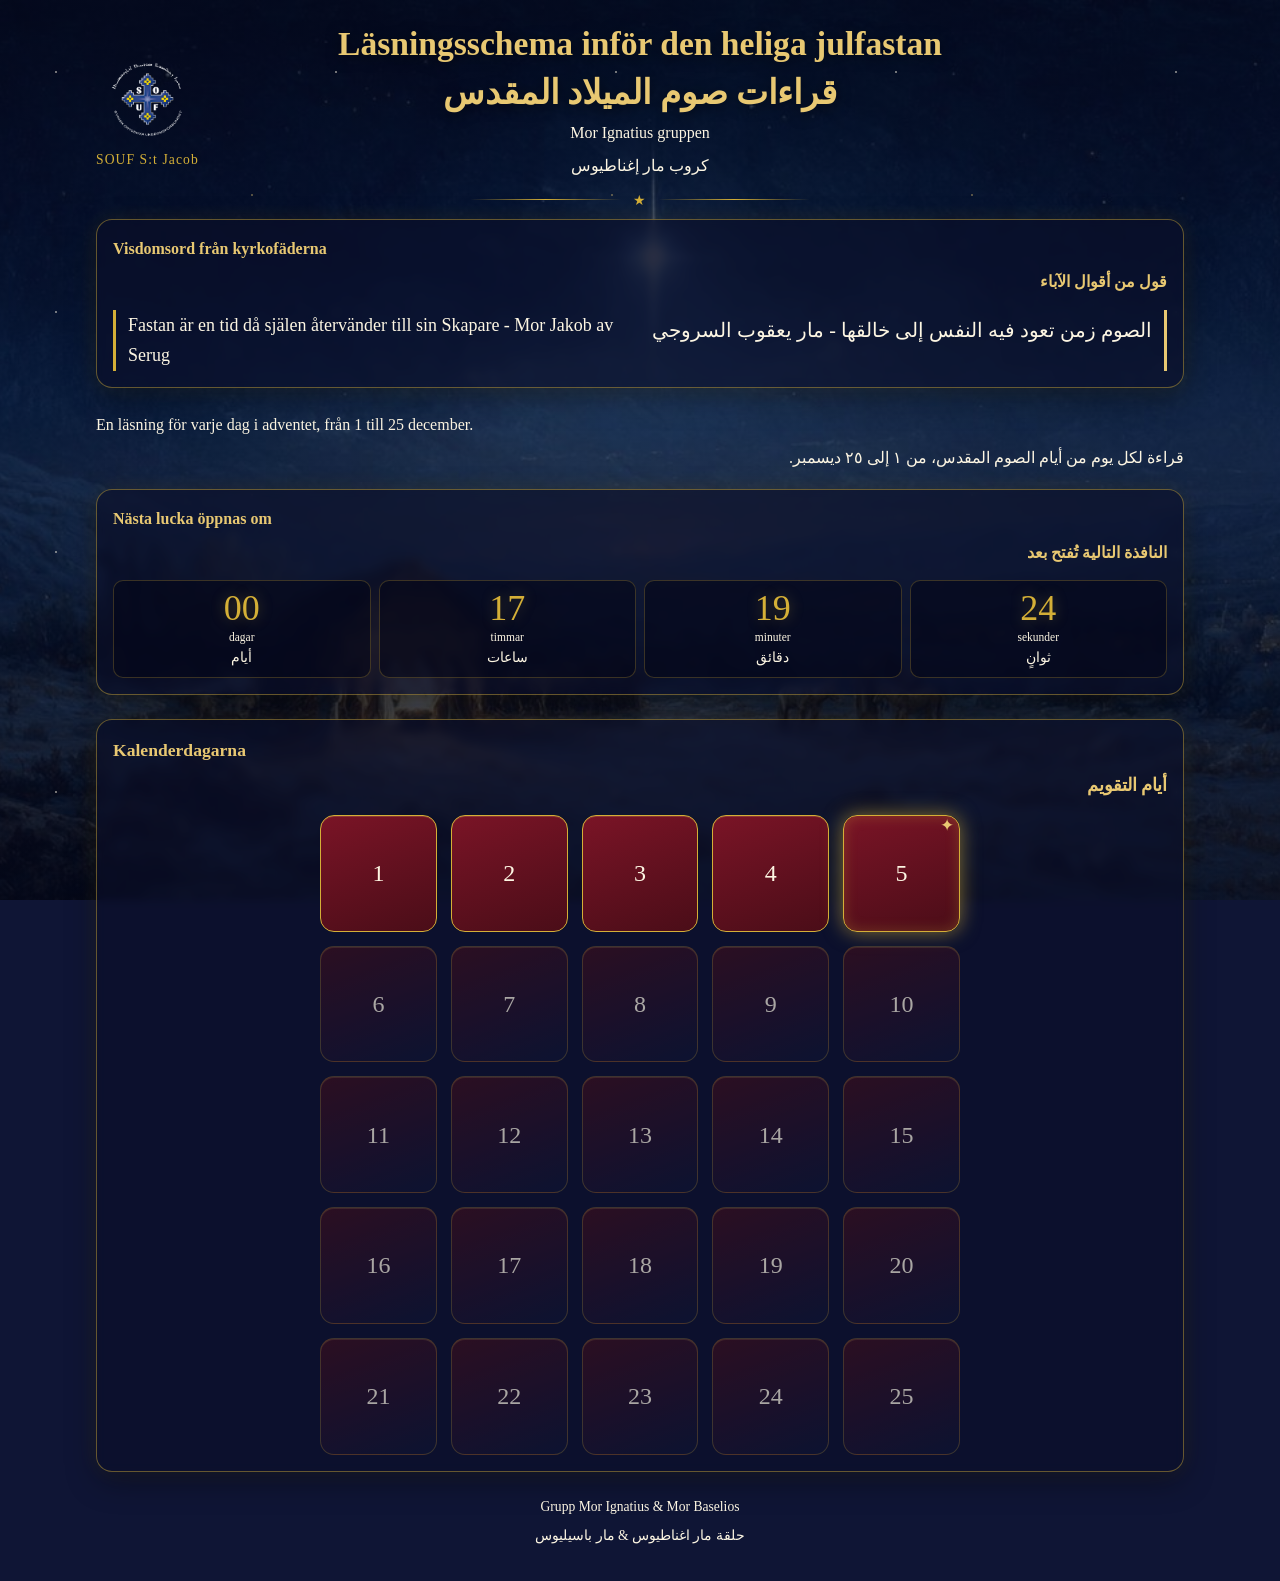
<file: index.html>
<!doctype html>
<html lang="sv" dir="ltr">
<head>
  <meta charset="utf-8">
  <meta name="viewport" content="width=device-width, initial-scale=1">
  <meta name="color-scheme" content="dark">
  <meta name="description" content="Nativity Fast readings for Mor Ignatius Sunday school.">
  <title>Bibelläsning för Mor Ignatius gruppen</title>
  <link rel="icon" type="image/png" href="assets/logo.png">
  <link rel="stylesheet" href="css/style.css">
  <script src="js/progress.js" defer></script>
  <script src="js/app.js" defer></script>
</head>
<body class="page-home">
  <a class="skip-link" href="#main" lang="sv" data-i18n="skipToContent">Hoppa till innehållet</a>
  <div class="sky" aria-hidden="true"></div>

  <header class="site-header">
    <div class="site-header__brand">
      <img class="site-header__logo" src="assets/logo.png" alt="" width="72" height="72">
      <p class="site-header__org">SOUF S:t Jacob</p>
    </div>
    <div class="site-header__text">
      <h1 class="site-header__title">
        <span lang="sv" dir="ltr">Läsningsschema inför den heliga julfastan</span>
        <span lang="ar" dir="rtl">قراءات صوم الميلاد المقدس</span>
      </h1>
      <p class="site-header__subtitle bilingual">
        <span lang="sv" data-i18n="subtitle"></span>
        <span lang="ar" dir="rtl" data-i18n="subtitle"></span>
      </p>
      <p class="header-divider" aria-hidden="true"><span>★</span></p>
    </div>
  </header>

  <main id="main">
    <p id="preview-notice" class="preview-notice" hidden>
      <span lang="sv" data-preview-sv></span>
      <span lang="ar" dir="rtl" data-preview-ar></span>
    </p>

    <section id="saying-card" class="saying-card" aria-labelledby="saying-heading" hidden>
      <h2 id="saying-heading" class="saying-card__heading bilingual">
        <span lang="sv" data-i18n="sayingTitle"></span>
        <span lang="ar" dir="rtl" data-i18n="sayingTitle"></span>
      </h2>
      <div class="saying-card__body">
        <blockquote class="saying saying--sv" lang="sv" dir="ltr">
          <p id="saying-sv-text" class="saying__text"></p>
        </blockquote>
        <blockquote class="saying saying--ar" lang="ar" dir="rtl">
          <p id="saying-ar-text" class="saying__text"></p>
        </blockquote>
      </div>
    </section>

    <div class="intro">
      <p class="bilingual">
        <span lang="sv" data-i18n="intro"></span>
        <span lang="ar" dir="rtl" data-i18n="intro"></span>
      </p>
    </div>

    <section class="countdown" aria-labelledby="countdown-heading">
      <h2 id="countdown-heading" class="countdown__heading bilingual">
        <span lang="sv" data-i18n="countdownTitle"></span>
        <span lang="ar" dir="rtl" data-i18n="countdownTitle"></span>
      </h2>
      <div id="countdown" class="countdown__timer" role="timer" aria-live="off">
        <div class="unit">
          <span id="cd-days" class="unit__value">--</span>
          <span class="unit__label" lang="sv" data-i18n="days"></span>
          <span class="unit__label" lang="ar" dir="rtl" data-i18n="days"></span>
        </div>
        <div class="unit">
          <span id="cd-hours" class="unit__value">--</span>
          <span class="unit__label" lang="sv" data-i18n="hours"></span>
          <span class="unit__label" lang="ar" dir="rtl" data-i18n="hours"></span>
        </div>
        <div class="unit">
          <span id="cd-minutes" class="unit__value">--</span>
          <span class="unit__label" lang="sv" data-i18n="minutes"></span>
          <span class="unit__label" lang="ar" dir="rtl" data-i18n="minutes"></span>
        </div>
        <div class="unit">
          <span id="cd-seconds" class="unit__value">--</span>
          <span class="unit__label" lang="sv" data-i18n="seconds"></span>
          <span class="unit__label" lang="ar" dir="rtl" data-i18n="seconds"></span>
        </div>
      </div>
      <p id="countdown-message" class="countdown__message bilingual" aria-live="polite" hidden>
        <span lang="sv" data-countdown-sv></span>
        <span lang="ar" dir="rtl" data-countdown-ar></span>
      </p>
    </section>

    <section class="calendar card" aria-labelledby="calendar-heading">
      <h2 id="calendar-heading" class="section-title bilingual">
        <span lang="sv" data-i18n="calendarTitle"></span>
        <span lang="ar" dir="rtl" data-i18n="calendarTitle"></span>
      </h2>
      <div id="calendar-grid" class="grid"></div>
    </section>
  </main>

  <footer class="site-footer">
    <p class="bilingual">
      <span lang="sv" data-i18n="footer"></span>
      <span lang="ar" dir="rtl" data-i18n="footer"></span>
    </p>
  </footer>
</body>
</html>
</file>
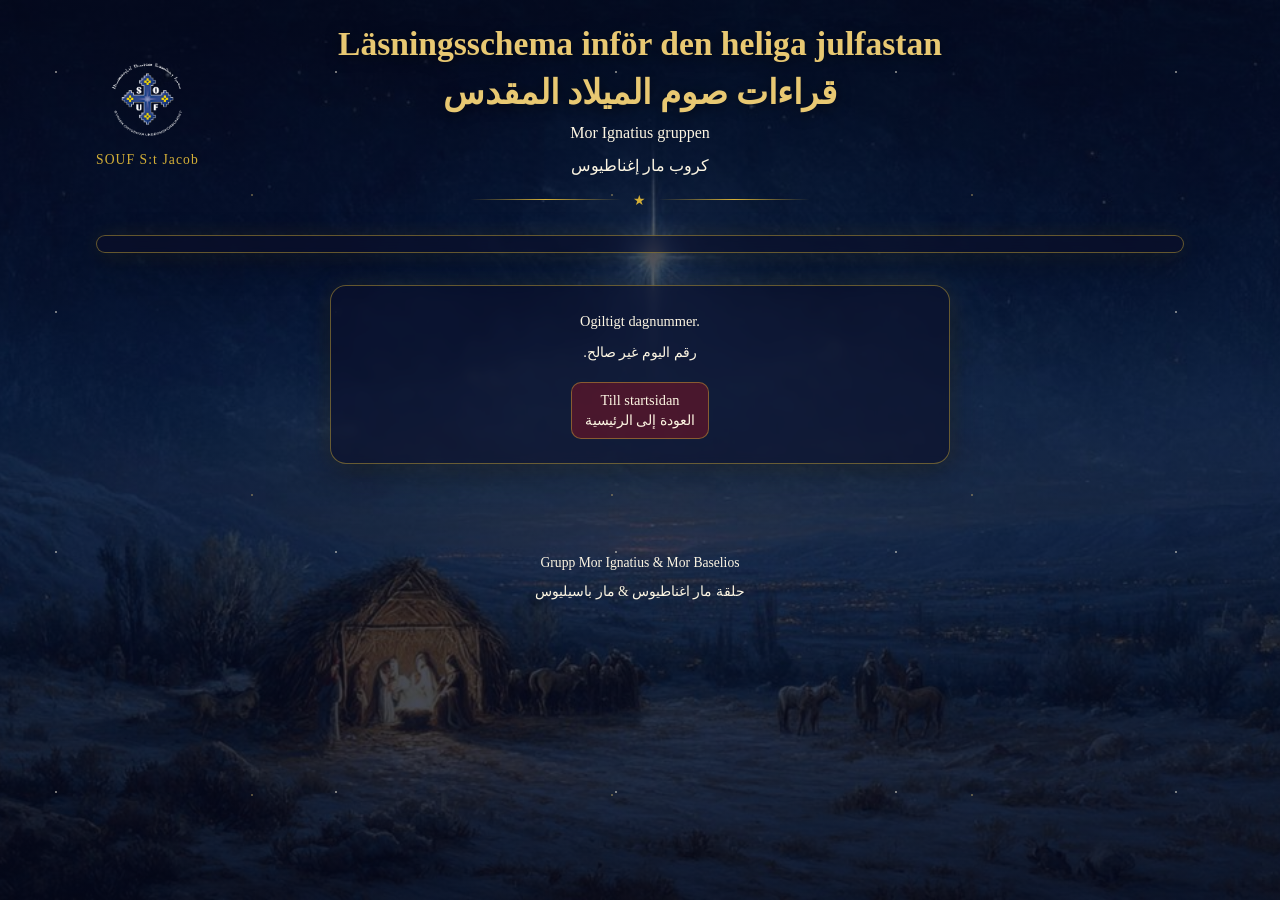
<file: day.html>
<!doctype html>
<html lang="sv" dir="ltr">
<head>
  <meta charset="utf-8">
  <meta name="viewport" content="width=device-width, initial-scale=1">
  <meta name="color-scheme" content="dark">
  <meta name="description" content="Nativity Fast readings for Mor Ignatius Sunday school.">
  <title>Bibelläsning för Mor Ignatius gruppen</title>
  <link rel="icon" type="image/png" href="assets/logo.png">
  <link rel="stylesheet" href="css/style.css">
  <script src="js/progress.js" defer></script>
  <script src="js/app.js" defer></script>
  <script src="js/day.js" defer></script>
</head>
<body class="page-day">
  <a class="skip-link" href="#main" lang="sv" data-i18n="skipToContent">Hoppa till innehållet</a>
  <div class="sky" aria-hidden="true"></div>

  <header class="site-header">
    <div class="site-header__brand">
      <img class="site-header__logo" src="assets/logo.png" alt="" width="72" height="72">
      <p class="site-header__org">SOUF S:t Jacob</p>
    </div>
    <div class="site-header__text">
      <h1 class="site-header__title">
        <span lang="sv" dir="ltr">Läsningsschema inför den heliga julfastan</span>
        <span lang="ar" dir="rtl">قراءات صوم الميلاد المقدس</span>
      </h1>
      <p class="site-header__subtitle bilingual">
        <span lang="sv" data-i18n="subtitle"></span>
        <span lang="ar" dir="rtl" data-i18n="subtitle"></span>
      </p>
      <p class="header-divider" aria-hidden="true"><span>★</span></p>
    </div>
  </header>

  <main id="main">
    <p id="preview-notice" class="preview-notice" hidden>
      <span lang="sv" data-preview-sv></span>
      <span lang="ar" dir="rtl" data-preview-ar></span>
    </p>

    <nav id="day-nav" class="day-nav" aria-label="Day navigation"></nav>
    <div id="day-content" class="day-content" aria-live="polite"></div>
  </main>

  <footer class="site-footer">
    <p class="bilingual">
      <span lang="sv" data-i18n="footer"></span>
      <span lang="ar" dir="rtl" data-i18n="footer"></span>
    </p>
  </footer>
</body>
</html>
</file>
<file: css/style.css>
/* Nativity Fast calendar – mobile-first, bilingual, no external assets. */

:root {
  --burgundy: #7a1426;
  --deep-burgundy: #4a0d18;
  --gold: #d4af37;
  --soft-gold: #e8c872;
  --green: #12372a;
  --night: #0f1535;
  --warm-white: #fdf6e3;
  --ink: #211d1a;
  --muted-ink: #5b4a50;
  --card-bg: rgba(10, 14, 40, 0.6);
  --card-radius: 16px;
  --font-sv: Georgia, "Iowan Old Style", "Times New Roman", serif;
  --font-ar: Amiri, "Noto Naskh Arabic", "Geeza Pro", "Traditional Arabic", "Times New Roman", serif;
  --radius: 14px;
  --content-width: 1120px;
  --border-gold: rgba(212, 175, 55, 0.45);
  --quiz-green: #2e7d4f;
  --quiz-red: #b3423f;
  --quiz-card: #f7f0dd;
}

*,
*::before,
*::after {
  box-sizing: border-box;
}

[hidden] {
  display: none !important;
}

html {
  scroll-behavior: smooth;
  background: var(--night);
}

body {
  margin: 0;
  min-height: 100vh;
  background: var(--night);
  color: var(--warm-white);
  font-family: var(--font-sv);
  font-size: 1rem;
  line-height: 1.6;
}

a:focus-visible {
  outline: 3px solid var(--gold);
  outline-offset: 3px;
}

.skip-link {
  position: absolute;
  top: -100px;
  left: 1rem;
  z-index: 20;
  padding: 0.5rem 0.75rem;
  border-radius: 8px;
  background: var(--gold);
  color: var(--night);
  font-weight: 700;
  text-decoration: none;
}

.skip-link:focus {
  top: 1rem;
}

/* Fixed night scene: image on ::before, contrast overlay and faint snow on ::after.
   A CSS gradient remains visible if the image file is unavailable. */
.sky {
  position: fixed;
  inset: 0;
  z-index: 0;
  pointer-events: none;
  background: radial-gradient(120% 90% at 50% 20%, #1b2350 0%, var(--night) 55%, #080b22 100%);
}

.sky::before,
.sky::after {
  content: '';
  position: absolute;
  inset: 0;
}

.sky::before {
  background-image: url('../assets/bg-night.webp');
  background-repeat: no-repeat;
  background-size: cover;
  background-position: center 42%;
}

.sky::after {
  background-image:
    radial-gradient(1px 1px at 20% 30%, rgba(253, 246, 227, 0.45) 99%, transparent),
    radial-gradient(1px 1px at 70% 65%, rgba(232, 200, 114, 0.35) 99%, transparent),
    linear-gradient(180deg, rgba(4, 7, 24, 0.78) 0%, rgba(8, 11, 32, 0.58) 45%, rgba(4, 7, 24, 0.85) 100%);
  background-size: 280px 240px, 360px 300px, 100% 100%;
}

/* The day page uses the same backdrop brightness as the home page. */
body.page-day .sky::after {
  background-image:
    radial-gradient(1px 1px at 20% 30%, rgba(253, 246, 227, 0.45) 99%, transparent),
    radial-gradient(1px 1px at 70% 65%, rgba(232, 200, 114, 0.35) 99%, transparent),
    linear-gradient(180deg, rgba(4, 7, 24, 0.78) 0%, rgba(8, 11, 32, 0.58) 45%, rgba(4, 7, 24, 0.85) 100%);
}

.site-header,
main,
.site-footer {
  position: relative;
  z-index: 1;
  max-width: var(--content-width);
  margin-inline: auto;
  padding-inline: 1rem;
}

.site-header {
  display: flex;
  flex-direction: column;
  align-items: center;
  gap: 0.75rem;
  padding-block: 1.25rem 0.75rem;
  text-align: center;
}

.site-header__brand {
  display: flex;
  flex-direction: column;
  align-items: center;
  gap: 0.35rem;
}

.site-header__logo {
  width: clamp(56px, 16vw, 84px);
  height: auto;
}

.site-header__org {
  margin: 0;
  color: var(--gold);
  font-size: 0.85rem;
  letter-spacing: 0.08em;
  white-space: nowrap;
}

.site-header__text {
  display: grid;
  gap: 0.15rem;
}

.site-header__title {
  margin: 0;
  color: var(--soft-gold);
  font-size: clamp(1.25rem, 5vw, 2.1rem);
  font-weight: 700;
  line-height: 1.45;
  text-shadow: 0 2px 14px rgba(0, 0, 0, 0.55);
}

/* Both title lines share the gold styling; each language keeps its own font. */
.site-header__title span {
  display: block;
}

.site-header__title [lang="sv"] {
  font-family: var(--font-sv);
}

.site-header__title [lang="ar"] {
  font-family: var(--font-ar);
}

.site-header__subtitle {
  margin: 0;
  color: var(--warm-white);
  font-size: 1rem;
}

.site-header__subtitle [lang="ar"] {
  font-family: var(--font-ar);
  font-size: 1rem;
}

/* Thin gold rule with a centred star, replacing the old paired ornaments. */
.header-divider {
  display: flex;
  align-items: center;
  gap: 0.75rem;
  width: min(340px, 100%);
  margin: 0.55rem auto 0;
  color: var(--gold);
  font-size: 0.9rem;
  line-height: 1;
}

.header-divider::before,
.header-divider::after {
  content: '';
  flex: 1;
  height: 1px;
  background: linear-gradient(90deg, transparent, var(--gold), transparent);
}

.ornament {
  margin: 0;
  color: var(--gold);
  font-size: 0.9rem;
  line-height: 1;
  letter-spacing: 0.35em;
}

/* Two languages in the page direction; Arabic spans get their own direction. */
.bilingual {
  display: grid;
  gap: 0.35rem;
  margin: 0;
}

.bilingual [lang="ar"] {
  font-family: var(--font-ar);
  line-height: 1.9;
}

.intro {
  margin-block: 0.5rem 1rem;
}

.saying-card {
  margin-block: 0 1.5rem;
  padding: 1rem;
  border: 1px solid var(--border-gold);
  border-radius: var(--radius);
  background: rgba(253, 246, 227, 0.05);
}

.saying-card__heading {
  margin: 0 0 0.75rem;
  color: var(--gold);
  font-size: 1rem;
}

.saying-card__body {
  display: grid;
  grid-template-columns: minmax(0, 1fr);
  gap: 1rem;
}

.saying {
  margin: 0;
  padding-inline-start: 0.75rem;
  border-inline-start: 3px solid var(--burgundy);
}

.saying--ar {
  border-inline-start-color: var(--green);
  font-family: var(--font-ar);
}

.saying__text {
  margin: 0;
  font-size: 1.125rem;
  line-height: 1.7;
}

.saying--ar .saying__text {
  font-size: 1.25rem;
  line-height: 2;
}

.saying-card .is-placeholder {
  border-inline-start-color: var(--gold);
  background: rgba(212, 175, 55, 0.08);
  color: var(--warm-white);
}

.preview-notice {
  display: grid;
  gap: 0.2rem;
  margin: 0 0 1rem;
  padding: 0.6rem 0.8rem;
  border: 1px dashed var(--gold);
  border-radius: 10px;
  background: rgba(212, 175, 55, 0.1);
}

.countdown {
  margin-block: 1rem 1.5rem;
  padding: 1rem;
  border: 1px solid var(--border-gold);
  border-radius: var(--radius);
  background: rgba(253, 246, 227, 0.05);
}

.countdown__heading {
  margin: 0 0 0.75rem;
  font-size: 1rem;
  font-weight: 700;
}

.countdown__timer {
  display: grid;
  grid-template-columns: repeat(4, minmax(0, 1fr));
  gap: 0.5rem;
}

.unit {
  padding: 0.5rem 0.2rem;
  border-radius: 10px;
  background: rgba(15, 21, 53, 0.55);
  text-align: center;
}

.unit__value {
  display: block;
  color: var(--gold);
  font-size: clamp(1.4rem, 6vw, 2.25rem);
  font-variant-numeric: tabular-nums;
  line-height: 1.1;
}

.unit__label {
  display: block;
  font-size: 0.72rem;
}

.unit__label[lang="ar"] {
  font-family: var(--font-ar);
  font-size: 0.85rem;
}

.countdown__message {
  margin: 0.75rem 0 0;
  font-weight: 700;
}

.section-title {
  margin: 0 0 0.75rem;
  font-size: 1.1rem;
}

.grid {
  display: grid;
  grid-template-columns: repeat(5, minmax(0, 1fr));
  gap: clamp(6px, 2vw, 14px);
  max-width: 620px;
  margin-inline: auto;
}

.tile {
  position: relative;
  display: flex;
  aspect-ratio: 1;
  align-items: center;
  justify-content: center;
  border: 1px solid var(--border-gold);
  border-radius: 14px;
  background: linear-gradient(160deg, rgba(122, 20, 38, 0.9), rgba(18, 55, 42, 0.9));
  color: var(--warm-white);
  font-size: clamp(1.1rem, 4vw, 1.5rem);
  font-variant-numeric: tabular-nums;
  text-decoration: none;
  user-select: none;
  transition: transform 0.18s ease, box-shadow 0.18s ease, border-color 0.18s ease;
}

.tile:hover,
.tile:focus-visible {
  border-color: var(--gold);
  box-shadow: 0 0 0 3px rgba(212, 175, 55, 0.35);
  transform: translateY(-2px);
}

.tile--today {
  border-color: var(--gold);
  box-shadow: 0 0 18px rgba(212, 175, 55, 0.55);
}

.tile--locked {
  border-style: dashed;
  opacity: 0.55;
  cursor: not-allowed;
}

.tile--locked:hover {
  box-shadow: none;
  transform: none;
}

.tile__star {
  position: absolute;
  top: 4px;
  right: 6px;
  color: var(--gold);
  font-size: 0.7em;
  line-height: 1;
}

.day-nav {
  display: flex;
  flex-wrap: wrap;
  gap: 0.5rem;
  justify-content: space-between;
  margin-block: 1rem;
}

.nav__link,
.button-link {
  display: inline-flex;
  flex-direction: column;
  align-items: center;
  gap: 0.1rem;
  padding: 0.5rem 0.8rem;
  border: 1px solid var(--border-gold);
  border-radius: 10px;
  background: rgba(122, 20, 38, 0.55);
  color: var(--warm-white);
  font-size: 0.9rem;
  line-height: 1.3;
  text-align: center;
  text-decoration: none;
}

.nav__link:hover,
.button-link:hover {
  border-color: var(--gold);
  background: var(--burgundy);
}

.nav__link span[lang="ar"],
.button-link span[lang="ar"] {
  font-family: var(--font-ar);
  font-size: 0.9rem;
}

.nav__link--home {
  background: rgba(18, 55, 42, 0.75);
}

.nav__link--disabled {
  opacity: 0.6;
  cursor: not-allowed;
}

.day-content {
  padding-bottom: 2rem;
}

.day-header {
  margin-bottom: 1.25rem;
  text-align: center;
}

.day-header__title {
  margin: 0;
  color: var(--gold);
  font-size: clamp(1.3rem, 5vw, 2rem);
  letter-spacing: 0.05em;
  line-height: 1.4;
}

.day-header__title [lang="ar"] {
  font-family: var(--font-ar);
}

.readings {
  display: grid;
  grid-template-columns: minmax(0, 1fr);
  gap: 1.25rem;
}

.reading {
  padding: clamp(1rem, 3vw, 1.75rem);
  border-top: 6px solid var(--burgundy);
  border-radius: var(--radius);
  background: var(--warm-white);
  color: var(--ink);
  box-shadow: 0 8px 24px rgba(0, 0, 0, 0.25);
}

.reading--ar {
  border-top-color: var(--green);
  font-family: var(--font-ar);
}

.reading__heading {
  margin: 0 0 0.5rem;
  color: var(--burgundy);
  font-size: 1rem;
  letter-spacing: 0.04em;
}

.reading--ar .reading__heading {
  color: var(--green);
  font-family: var(--font-ar);
  text-transform: none;
}

.reading__ref {
  margin: 0 0 1rem;
  color: var(--burgundy);
  font-size: 1.05rem;
  font-weight: 700;
}

.reading--ar .reading__ref {
  color: var(--green);
  font-family: var(--font-ar);
  font-size: 1.15rem;
}

.reading__text {
  margin: 0 0 1rem;
  font-size: 1.125rem;
  line-height: 1.8;
}

.reading--ar .reading__text {
  font-size: 1.25rem;
  line-height: 2.1;
}

.reading__text:last-child {
  margin-bottom: 0;
}

/* Missing data is visibly marked so it is never mistaken for Scripture. */
.is-placeholder {
  padding: 0.4rem 0.6rem;
  border-inline-start: 3px solid var(--burgundy);
  border-radius: 6px;
  background: rgba(122, 20, 38, 0.08);
  color: var(--muted-ink);
  font-style: italic;
}

.reading--ar .is-placeholder {
  border-inline-start-color: var(--green);
}

.notice {
  font-size: 0.9rem;
}

.reading .notice {
  margin: 0.75rem 0 0;
  color: var(--muted-ink);
  font-style: italic;
}

.message-box {
  max-width: 620px;
  margin: 2rem auto;
  padding: 1.5rem;
  border: 1px solid var(--border-gold);
  border-radius: var(--radius);
  background: rgba(253, 246, 227, 0.05);
  text-align: center;
}

.message-box .notice {
  margin: 0 0 1rem;
}

.loading {
  opacity: 0.8;
}

/* End-of-reading quiz. White text on the green/red states passes WCAG AA. */
.quiz-gate {
  margin-top: 1.5rem;
  text-align: center;
}

.quiz__start {
  display: inline-flex;
  flex-direction: column;
  align-items: center;
  gap: 0.15rem;
  min-height: 48px;
  padding: 0.7rem 1.6rem;
  border: 1px solid var(--border-gold);
  border-radius: 10px;
  background: var(--burgundy);
  color: var(--warm-white);
  font-family: inherit;
  font-size: 1rem;
  line-height: 1.4;
  cursor: pointer;
}

.quiz__start:hover {
  border-color: var(--gold);
}

.quiz__start:focus-visible,
.quiz__option:focus-visible,
.quiz__reset:focus-visible {
  outline: 3px solid var(--gold);
  outline-offset: 2px;
}

.quiz__start [lang="ar"],
.quiz__reset [lang="ar"] {
  font-family: var(--font-ar);
}

.quiz {
  margin-top: 1.5rem;
  padding: clamp(1rem, 3vw, 1.75rem);
  border-top: 6px solid var(--gold);
  border-radius: var(--radius);
  background: var(--quiz-card);
  color: var(--ink);
  box-shadow: 0 8px 24px rgba(0, 0, 0, 0.25);
}

.quiz__heading {
  margin: 0 0 0.75rem;
  color: var(--burgundy);
  font-size: 1.1rem;
}

.quiz__question {
  margin: 0 0 1rem;
  font-size: 1.125rem;
}

.quiz__question [lang="ar"] {
  font-size: 1.2rem;
}

.quiz__notice {
  margin: 0 0 0.75rem;
  color: var(--muted-ink);
  font-size: 0.9rem;
  font-style: italic;
}

.quiz__options {
  position: relative;
  display: grid;
  gap: 0.6rem;
  margin: 0 0 1rem;
}

.quiz__option {
  position: relative;
  display: grid;
  grid-template-columns: auto minmax(0, 1fr);
  gap: 0.6rem;
  align-items: center;
  width: 100%;
  min-height: 48px;
  padding: 0.6rem 0.8rem;
  border: 1px solid rgba(33, 29, 26, 0.3);
  border-radius: 10px;
  background: rgba(255, 255, 255, 0.65);
  color: var(--ink);
  font-family: inherit;
  font-size: 1rem;
  line-height: 1.5;
  text-align: start;
  cursor: pointer;
  transition: border-color 0.15s ease, background 0.15s ease;
}

.quiz__option:hover:not(:disabled) {
  border-color: var(--burgundy);
}

.quiz__option:disabled {
  cursor: not-allowed;
}

.quiz__icon {
  min-width: 1.4em;
  font-size: 1.2rem;
  text-align: center;
}

.quiz__option-text {
  display: grid;
  gap: 0.15rem;
}

.quiz__option-text [lang="ar"] {
  font-family: var(--font-ar);
  font-size: 1.05rem;
}

.quiz__option--correct {
  border-color: var(--quiz-green);
  background: var(--quiz-green);
  color: #fff;
}

.quiz__option--celebrate {
  animation: quiz-correct-glow 1.2s ease;
}

.quiz__option--wrong {
  border-color: var(--quiz-red);
  background: var(--quiz-red);
  color: #fff;
  opacity: 0.85;
}

.quiz__option--shake {
  animation: quiz-shake 0.3s ease;
}

/* Keep placeholder text readable once an option is colored. */
.quiz__option--correct .is-placeholder,
.quiz__option--wrong .is-placeholder {
  border-inline-start-color: rgba(255, 255, 255, 0.6);
  background: transparent;
  color: inherit;
}

.quiz__feedback {
  margin: 0 0 0.75rem;
  min-height: 1.5em;
  font-weight: 700;
}

.quiz__explain {
  margin: 0 0 0.75rem;
  padding: 0.6rem 0.8rem;
  border-inline-start: 3px solid var(--quiz-green);
  border-radius: 6px;
  background: rgba(46, 125, 79, 0.1);
}

.quiz__result {
  display: grid;
  grid-template-columns: minmax(0, 1fr) auto minmax(0, 1fr);
  align-items: center;
  gap: 0.5rem 0.75rem;
  margin: 0 0 0.75rem;
}

.quiz__star-burst {
  position: absolute;
  pointer-events: none;
  overflow: hidden;
  z-index: 2;
}

.quiz__fx-star {
  position: absolute;
  bottom: 0.2rem;
  width: var(--size, 14px);
  height: var(--size, 14px);
  color: var(--soft-gold);
  opacity: 0;
  filter: drop-shadow(0 0 3px rgba(212, 175, 55, 0.3));
  animation: quiz-star-rise var(--duration, 1800ms) ease-out var(--delay, 0ms) forwards;
  will-change: transform, opacity;
}

.quiz__fx-star-svg {
  display: block;
  width: 100%;
  height: 100%;
}

.quiz__fx-star-svg path {
  fill: var(--soft-gold);
}

.quiz__icon--pop {
  animation: quiz-icon-pop 0.35s ease;
}

/* Full star is solid gold; half star clips the gold layer to 50%. */
.quiz__star {
  position: relative;
  display: inline-block;
  color: rgba(33, 29, 26, 0.25);
  font-size: 2rem;
  line-height: 1;
}

.quiz__star-fill {
  position: absolute;
  inset: 0;
  color: var(--gold);
}

.quiz__star--half .quiz__star-fill {
  clip-path: inset(0 50% 0 0);
}

.quiz__star-label {
  min-width: 0;
  font-size: 0.9rem;
  line-height: 1.4;
}

.quiz__star-label--sv {
  text-align: left;
}

.quiz__star-label--ar {
  text-align: right;
}

.quiz__reset {
  display: flex;
  flex-direction: column;
  align-items: center;
  gap: 0.1rem;
  width: fit-content;
  margin: 0.25rem auto 0;
  padding: 0.3rem 0.5rem;
  border: none;
  background: none;
  color: var(--burgundy);
  font-family: inherit;
  font-size: 0.9rem;
  text-decoration: underline;
  cursor: pointer;
}

@keyframes quiz-shake {
  0%, 100% { transform: translateX(0); }
  25% { transform: translateX(-3px); }
  75% { transform: translateX(3px); }
}

@keyframes quiz-correct-glow {
  0%, 100% { box-shadow: 0 0 0 0 rgba(212, 175, 55, 0); }
  20% { box-shadow: 0 0 0 3px rgba(212, 175, 55, 0.16), 0 0 14px rgba(232, 200, 114, 0.42); }
  50% { box-shadow: 0 0 0 1px rgba(212, 175, 55, 0.1), 0 0 8px rgba(232, 200, 114, 0.24); }
  75% { box-shadow: 0 0 0 3px rgba(212, 175, 55, 0.14), 0 0 12px rgba(232, 200, 114, 0.38); }
}

@keyframes quiz-icon-pop {
  0% { transform: scale(0.6); opacity: 0.4; }
  60% { transform: scale(1.2); opacity: 1; }
  100% { transform: scale(1); opacity: 1; }
}

@keyframes quiz-star-rise {
  0% {
    opacity: 0;
    transform: translate3d(0, 0, 0) rotate(0deg) scale(0.85);
  }
  15% {
    opacity: 1;
  }
  100% {
    opacity: 0;
    transform: translate3d(var(--drift, 0px), var(--rise, -70px), 0) rotate(var(--rot, 20deg)) scale(1);
  }
}

/* ---- Reference-look theme pass: translucent cards and night-gold details ---- */

.card,
.saying-card,
.countdown,
.calendar,
.preview-notice,
.day-nav,
.message-box {
  border: 1px solid var(--border-gold);
  border-radius: var(--card-radius);
  background: var(--card-bg);
  box-shadow: 0 10px 30px rgba(0, 0, 0, 0.35), 0 0 22px rgba(212, 175, 55, 0.1);
  -webkit-backdrop-filter: blur(4px);
  backdrop-filter: blur(4px);
}

/* Solid fallback where backdrop-filter is unsupported. */
@supports not ((backdrop-filter: blur(4px)) or (-webkit-backdrop-filter: blur(4px))) {
  .card,
  .saying-card,
  .countdown,
  .calendar,
  .preview-notice,
  .day-nav,
  .message-box,
  .quiz {
    background: rgba(10, 14, 40, 0.94);
  }
}

.calendar,
.countdown {
  padding: 1rem;
}

.preview-notice {
  border-style: dashed;
}

.saying-card__heading,
.countdown__heading,
.section-title {
  color: var(--soft-gold);
}

.saying {
  border-inline-start: 3px solid var(--gold);
}

.saying--ar {
  border-inline-start-color: var(--soft-gold);
}

.unit {
  border: 1px solid rgba(212, 175, 55, 0.25);
  background: rgba(4, 7, 24, 0.55);
}

.unit__value {
  color: var(--gold);
  text-shadow: 0 0 14px rgba(212, 175, 55, 0.35);
}

.grid {
  max-width: 640px;
}

.tile {
  border: 1px solid var(--gold);
  border-radius: 14px;
  background: linear-gradient(160deg, var(--burgundy), var(--deep-burgundy));
  box-shadow: inset 0 1px 0 rgba(232, 200, 114, 0.2);
  font-family: var(--font-sv);
}

.tile--locked {
  border-color: rgba(212, 175, 55, 0.35);
  background: linear-gradient(160deg, rgba(74, 13, 24, 0.8), rgba(15, 21, 53, 0.8));
  opacity: 0.65;
}

.tile--today {
  box-shadow: 0 0 20px rgba(212, 175, 55, 0.6), inset 0 0 14px rgba(212, 175, 55, 0.25);
}

.tile--today::after {
  content: '✦';
  position: absolute;
  top: 2px;
  right: 5px;
  color: var(--soft-gold);
  font-size: 0.7em;
  line-height: 1;
  animation: tile-sparkle 2.4s ease-in-out infinite;
}

.tile__star {
  top: 3px;
  right: 5px;
  font-size: 0.75em;
}

.tile--today .tile__star {
  right: 18px;
}

@keyframes tile-sparkle {
  0%, 100% { opacity: 0.45; transform: scale(0.85); }
  50% { opacity: 1; transform: scale(1.15); }
}

.day-nav {
  padding: 0.5rem;
}

.reading {
  position: relative;
  border: 1px solid var(--border-gold);
  border-top: 4px solid var(--gold);
  background: linear-gradient(180deg, #fffdf5, var(--warm-white));
  box-shadow: 0 10px 30px rgba(0, 0, 0, 0.35), 0 0 20px rgba(212, 175, 55, 0.12);
}

.reading--ar {
  border-top-color: var(--soft-gold);
}

/* Quiz keeps the same card language, with AA-safe text on every state. */
.quiz {
  border: 1px solid var(--border-gold);
  border-top: 3px solid var(--gold);
  background: var(--card-bg);
  color: var(--warm-white);
  box-shadow: 0 10px 30px rgba(0, 0, 0, 0.35), 0 0 22px rgba(212, 175, 55, 0.1);
  -webkit-backdrop-filter: blur(4px);
  backdrop-filter: blur(4px);
}

.quiz__heading {
  color: var(--soft-gold);
}

.quiz__notice {
  color: #eadfc4;
}

.quiz__option {
  border-color: rgba(212, 175, 55, 0.3);
  background: rgba(253, 246, 227, 0.07);
  color: var(--warm-white);
}

.quiz__option:hover:not(:disabled) {
  background: rgba(122, 20, 38, 0.5);
}

.quiz .is-placeholder {
  border-inline-start-color: var(--gold);
  background: rgba(122, 20, 38, 0.35);
  color: var(--warm-white);
}

.quiz__option .is-placeholder {
  border-inline-start-color: var(--gold);
  background: rgba(122, 20, 38, 0.35);
  color: var(--warm-white);
}

.quiz__explain {
  background: rgba(46, 125, 79, 0.25);
}

.quiz__star {
  color: rgba(253, 246, 227, 0.3);
}

.quiz__reset {
  color: var(--soft-gold);
}

.site-footer {
  padding-block: 1.5rem 2rem;
  font-size: 0.85rem;
  text-align: center;
}

.site-footer [lang="ar"] {
  font-family: var(--font-ar);
}

@media (max-width: 699px) {
  /* Keep the Nativity scene in frame on narrow screens. */
  .sky::before {
    background-position: 50% 32%;
  }
}

@media (max-width: 359px) {
  .grid {
    grid-template-columns: repeat(4, minmax(0, 1fr));
  }

  .sky::before {
    background-position: 50% 28%;
  }
}

@media (min-width: 700px) {
  /* Three-column header: logo left, text truly centred, empty right column. */
  .site-header {
    display: grid;
    grid-template-columns: minmax(0, 1fr) auto minmax(0, 1fr);
    align-items: center;
    column-gap: 1rem;
  }

  .site-header__brand {
    grid-column: 1;
    justify-self: start;
  }

  .site-header__text {
    grid-column: 2;
    justify-self: center;
  }

  .site-header::after {
    content: '';
    grid-column: 3;
  }

  .saying-card__body {
    grid-template-columns: minmax(0, 1fr) minmax(0, 1fr);
  }

  .readings {
    grid-template-columns: minmax(0, 1fr) minmax(0, 1fr);
    gap: 2.5rem;
  }

  /* Gold star floating in the gap between the two language columns. */
  .reading--ar::before {
    content: '✦';
    position: absolute;
    top: 50%;
    left: -1.5rem;
    transform: translateY(-50%);
    color: var(--gold);
    font-size: 1.1rem;
    line-height: 1;
    text-shadow: 0 0 12px rgba(212, 175, 55, 0.7);
  }
}

@media (max-width: 699px) {
  .quiz__result {
    gap: 0.45rem 0.55rem;
  }

  .quiz__star {
    font-size: 1.75rem;
  }

  .quiz__star-label {
    font-size: 0.85rem;
  }

  @keyframes quiz-shake {
    0%, 100% { transform: translateX(0); }
    25% { transform: translateX(-2px); }
    75% { transform: translateX(2px); }
  }

  @keyframes quiz-correct-glow {
    0%, 100% { box-shadow: 0 0 0 0 rgba(212, 175, 55, 0); }
    25% { box-shadow: 0 0 0 2px rgba(212, 175, 55, 0.14), 0 0 10px rgba(232, 200, 114, 0.28); }
    70% { box-shadow: 0 0 0 2px rgba(212, 175, 55, 0.1), 0 0 8px rgba(232, 200, 114, 0.22); }
  }
}

@media (prefers-reduced-motion: reduce) {
  *,
  *::before,
  *::after {
    animation-duration: 0.001ms !important;
    animation-iteration-count: 1 !important;
    scroll-behavior: auto !important;
    transition-duration: 0.001ms !important;
  }

  .quiz__star-burst,
  .quiz__fx-star {
    display: none !important;
  }
}
</file>
